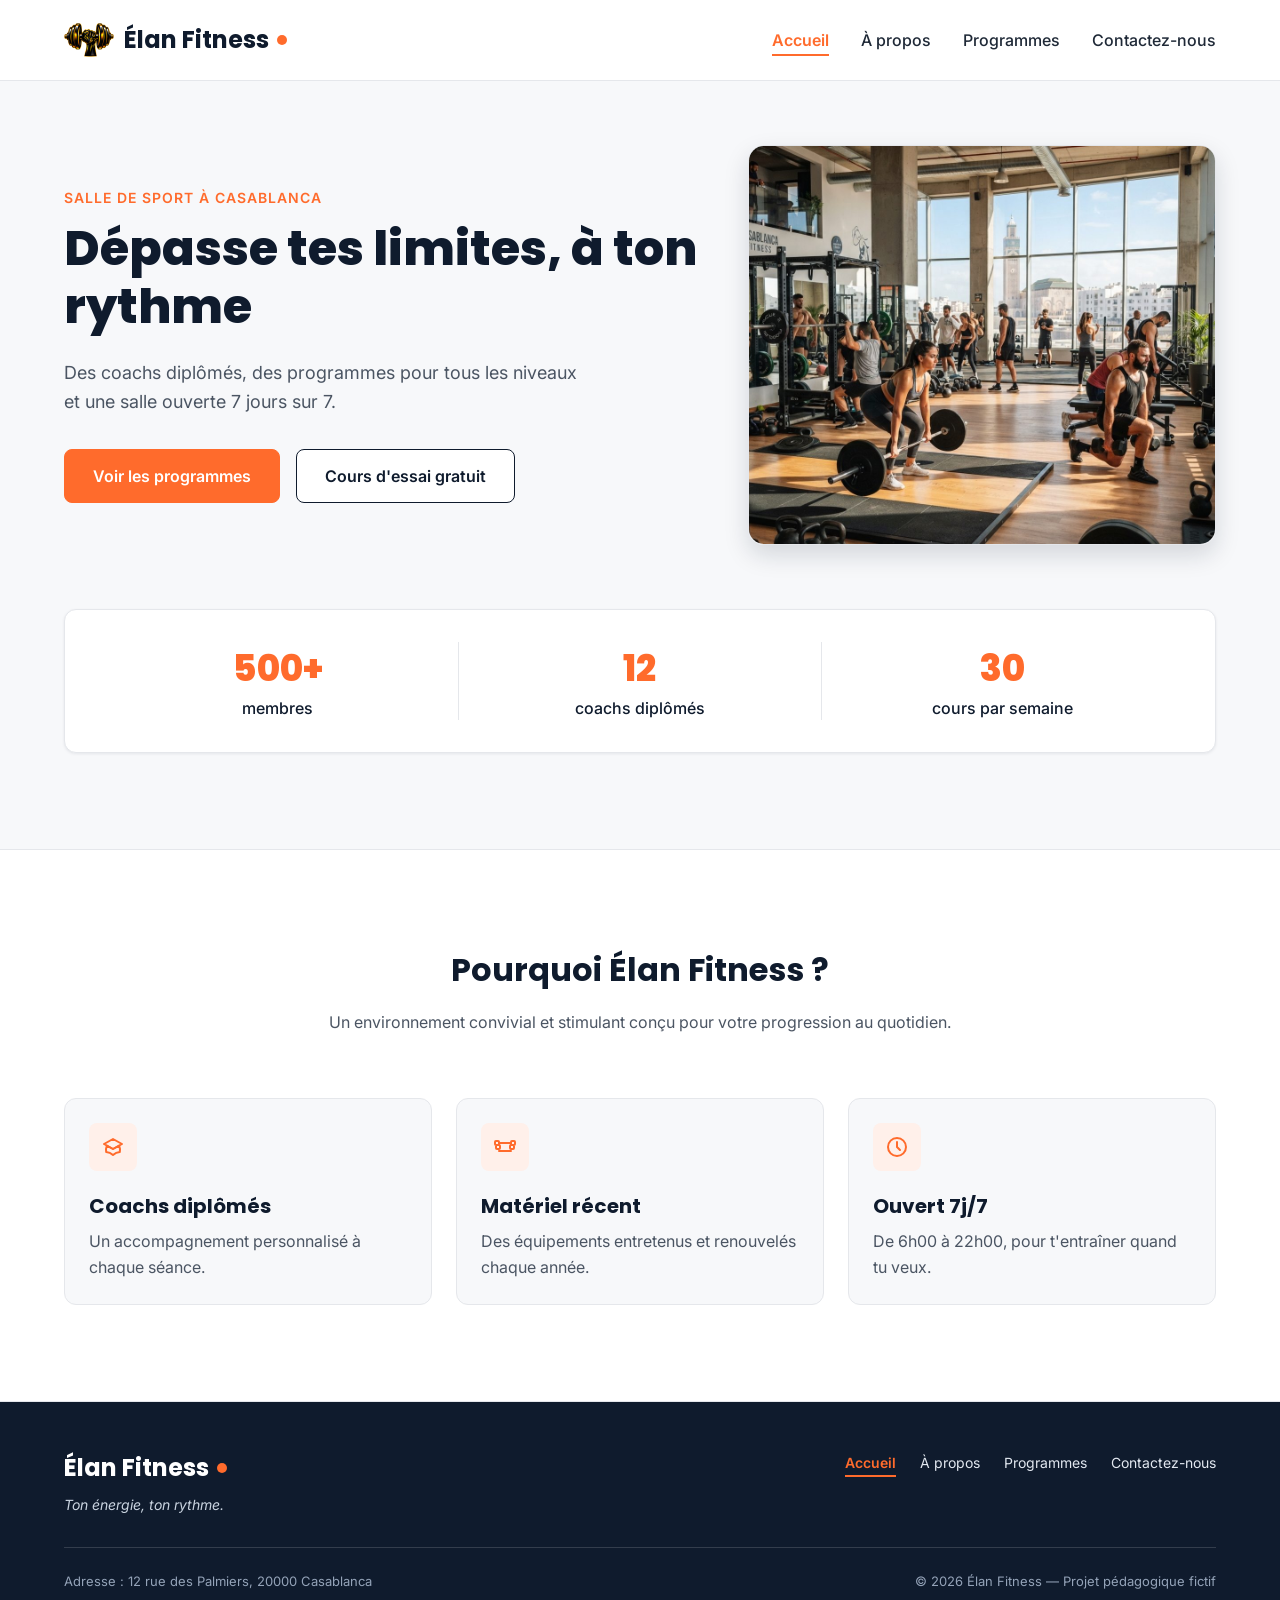
<file: index.html>
<!DOCTYPE html>
<html lang="fr">

<head>
  <meta charset="UTF-8">
  <meta name="viewport" content="width=device-width, initial-scale=1">
  <meta name="description"
    content="Élan Fitness, salle de sport à Casablanca : musculation, yoga, cardio et boxe fitness avec des coachs diplômés. Réservez votre cours d'essai gratuit.">
  <title>Élan Fitness | Salle de sport à Casablanca</title>

  <link rel="preconnect" href="https://fonts.googleapis.com">
  <link rel="preconnect" href="https://fonts.gstatic.com" crossorigin>
  <link
    href="https://fonts.googleapis.com/css2?family=Inter:wght@400;500;600&family=Poppins:wght@600;700;800&display=swap"
    rel="stylesheet">

  <link rel="stylesheet" href="style.css">
</head>

<body>

  <header class="en-tete">
    <div class="conteneur en-tete-contenu">
      <div class="logo-elan">
        <img class="logo-clair" src="img/logo.png" alt="logo de notre salle">
        <a href="index.html" class="logo">Élan Fitness</a>
      </div>
      <nav aria-label="Navigation principale">
        <ul class="menu">
          <li><a href="index.html" class="lien-actif">Accueil</a></li>
          <li><a href="a-propos.html">À propos</a></li>
          <li><a href="programmes.html">Programmes</a></li>
          <li><a href="contactez-nous.html">Contactez-nous</a></li>
        </ul>
      </nav>
    </div>
  </header>
  <section id="accueil" class="hero">
    <div class="conteneur">

      <div class="hero-contenu">
        <div class="hero-texte">
          <p class="sur-titre">Salle de sport à Casablanca</p>
          <h1>Dépasse tes limites, à ton rythme</h1>
          <p class="hero-description">
            Des coachs diplômés, des programmes pour tous les niveaux et une salle ouverte 7 jours sur 7.
          </p>
          <div class="boutons">
            <a href="programmes.html" class="bouton bouton-principal">Voir les programmes</a>
            <a href="#contact" class="bouton bouton-secondaire">Cours d'essai gratuit</a>
          </div>
        </div>

        <img class="hero-image" src="img/hero.jpg"
          alt="Des personnes s'entraînent dans une salle de sport lumineuse à Casablanca">
      </div>

      <div class="chiffres">
        <div class="chiffre">
          <p class="chiffre-nombre">500+</p>
          <p>membres</p>
        </div>
        <div class="chiffre">
          <p class="chiffre-nombre">12</p>
          <p>coachs diplômés</p>
        </div>
        <div class="chiffre">
          <p class="chiffre-nombre">30</p>
          <p>cours par semaine</p>
        </div>
      </div>

    </div>
  </section>

  <section class="section section-blanche">
    <div class="conteneur">

      <div class="section-titre">
        <h2>Pourquoi Élan Fitness ?</h2>
        <p>Un environnement convivial et stimulant conçu pour votre progression au quotidien.</p>
      </div>

      <div class="cartes">
        <article class="carte carte-avantage">
          <div class="icone"><img src="img/icone-coach.svg" alt=""></div>
          <h3>Coachs diplômés</h3>
          <p>Un accompagnement personnalisé à chaque séance.</p>
        </article>

        <article class="carte carte-avantage">
          <div class="icone"><img src="img/icone-materiel.svg" alt=""></div>
          <h3>Matériel récent</h3>
          <p>Des équipements entretenus et renouvelés chaque année.</p>
        </article>

        <article class="carte carte-avantage">
          <div class="icone"><img src="img/icone-horloge.svg" alt=""></div>
          <h3>Ouvert 7j/7</h3>
          <p>De 6h00 à 22h00, pour t'entraîner quand tu veux.</p>
        </article>
      </div>

    </div>
  </section>
  <footer class="pied-de-page">
    <div class="conteneur">

      <div class="pied-haut">
        <div>
          <a href="index.html" class="logo logo-clair1">Élan Fitness</a>
          <p class="slogan">Ton énergie, ton rythme.</p>
        </div>

        <nav aria-label="Navigation du pied de page">
          <ul class="menu menu-pied">
            <li><a href="index.html" class="lien-actif">Accueil</a></li>
            <li><a href="a-propos.html">À propos</a></li>
            <li><a href="programmes.html">Programmes</a></li>
            <li><a href="contactez-nous.html">Contactez-nous</a></li>
          </ul>
        </nav>
      </div>

      <div class="pied-bas">
        <p>Adresse : 12 rue des Palmiers, 20000 Casablanca</p>
        <p>&copy; 2026 Élan Fitness — Projet pédagogique fictif</p>
      </div>

    </div>
  </footer>
</body>

</html>
</file>
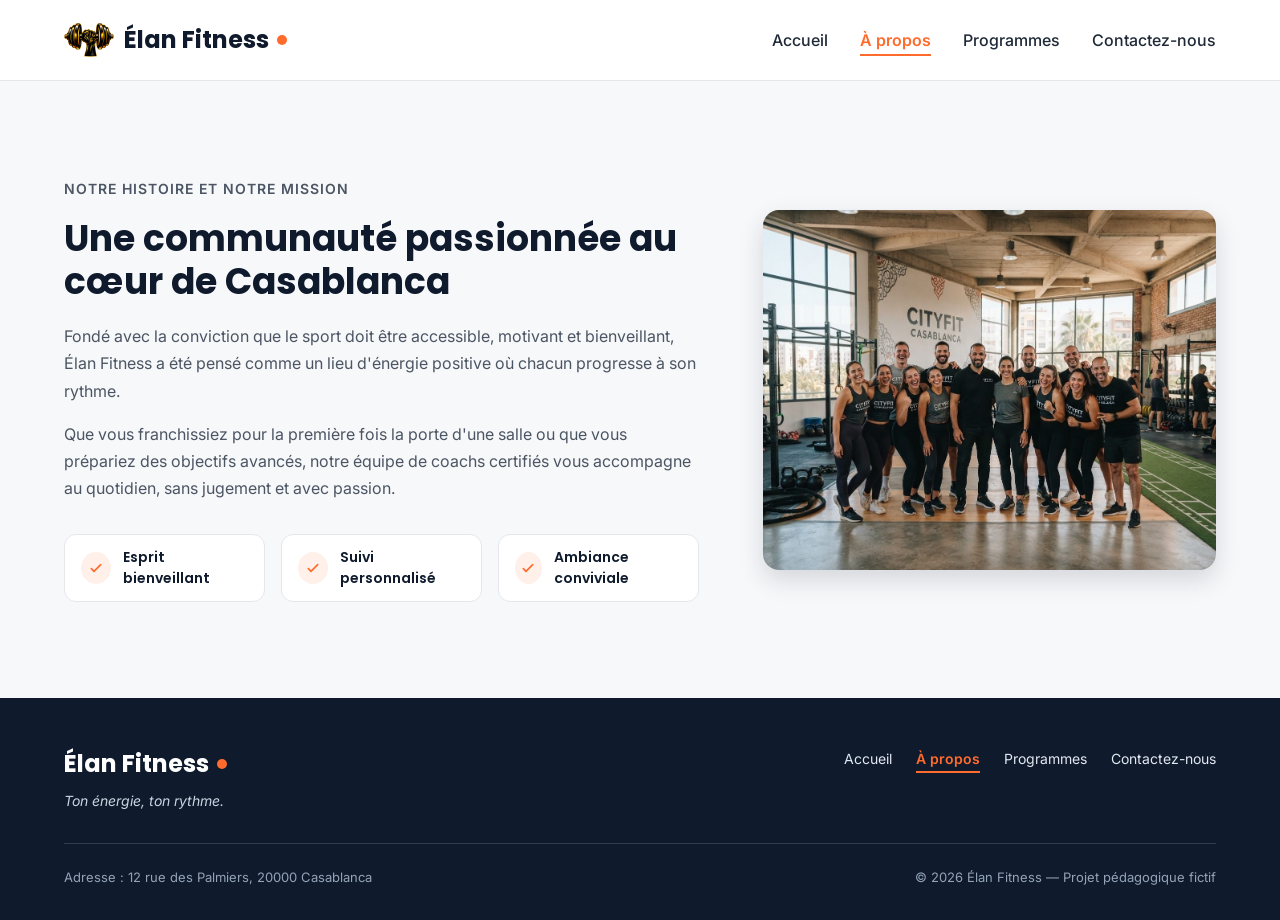
<file: a-propos.html>
<!DOCTYPE html>
<html lang="en">

<head>
  <meta charset="UTF-8">
  <meta name="viewport" content="width=device-width, initial-scale=1">
  <meta name="description"
    content="Élan Fitness, salle de sport à Casablanca : musculation, yoga, cardio et boxe fitness avec des coachs diplômés. Réservez votre cours d'essai gratuit.">
  <title>Élan Fitness | Salle de sport à Casablanca</title>

  <link rel="preconnect" href="https://fonts.googleapis.com">
  <link rel="preconnect" href="https://fonts.gstatic.com" crossorigin>
  <link
    href="https://fonts.googleapis.com/css2?family=Inter:wght@400;500;600&family=Poppins:wght@600;700;800&display=swap"
    rel="stylesheet">

  <link rel="stylesheet" href="style.css">
</head>

<body>
  <header class="en-tete">
    <div class="conteneur en-tete-contenu">
      <div class="logo-elan">
        <img class="logo-clair" src="img/logo.png" alt="logo de notre salle">
        <a href="index.html" class="logo logo">Élan Fitness</a>
      </div>
      <nav aria-label="Navigation principale">
        <ul class="menu">
          <li><a href="index.html">Accueil</a></li>
          <li><a href="a-propos.html" class="lien-actif">À propos</a></li>
          <li><a href="programmes.html">Programmes</a></li>
          <li><a href="contactez-nous.html">Contactez-nous</a></li>
        </ul>
      </nav>
    </div>
  </header>
  <section id="a-propos" class="section">
    <div class="conteneur apropos-contenu">

      <div class="apropos-texte">
        <p class="sur-titre">Notre histoire et notre mission</p>
        <h2>Une communauté passionnée au cœur de Casablanca</h2>
        <p>
          Fondé avec la conviction que le sport doit être accessible, motivant et bienveillant,
          Élan Fitness a été pensé comme un lieu d'énergie positive où chacun progresse à son rythme.
        </p>
        <p>
          Que vous franchissiez pour la première fois la porte d'une salle ou que vous prépariez des
          objectifs avancés, notre équipe de coachs certifiés vous accompagne au quotidien, sans
          jugement et avec passion.
        </p>

        <ul class="valeurs">
          <li class="valeur">
            <div class="icone icone-petite"><img src="img/icone-check.svg" alt=""></div>
            <span>Esprit bienveillant</span>
          </li>
          <li class="valeur">
            <div class="icone icone-petite"><img src="img/icone-check.svg" alt=""></div>
            <span>Suivi personnalisé</span>
          </li>
          <li class="valeur">
            <div class="icone icone-petite"><img src="img/icone-check.svg"></div>
            <span>Ambiance conviviale</span>
          </li>
        </ul>
      </div>

      <img class="apropos-image" src="img/equipe.jpg" alt="L'équipe de coachs d'Élan Fitness réunie dans la salle">

    </div>
  </section>
  <footer class="pied-de-page">
    <div class="conteneur">

      <div class="pied-haut">
        <div>
          <a href="index.html" class="logo logo-clair1">Élan Fitness</a>
          <p class="slogan">Ton énergie, ton rythme.</p>
        </div>

        <nav aria-label="Navigation du pied de page">
          <ul class="menu menu-pied">
            <li><a href="index.html">Accueil</a></li>
            <li><a href="a-propos.html" class="lien-actif">À propos</a></li>
            <li><a href="programmes.html">Programmes</a></li>
            <li><a href="contactez-nous.html">Contactez-nous</a></li>
          </ul>
        </nav>
      </div>

      <div class="pied-bas">
        <p>Adresse : 12 rue des Palmiers, 20000 Casablanca</p>
        <p>&copy; 2026 Élan Fitness — Projet pédagogique fictif</p>
      </div>

    </div>
  </footer>
</body>

</html>
</file>
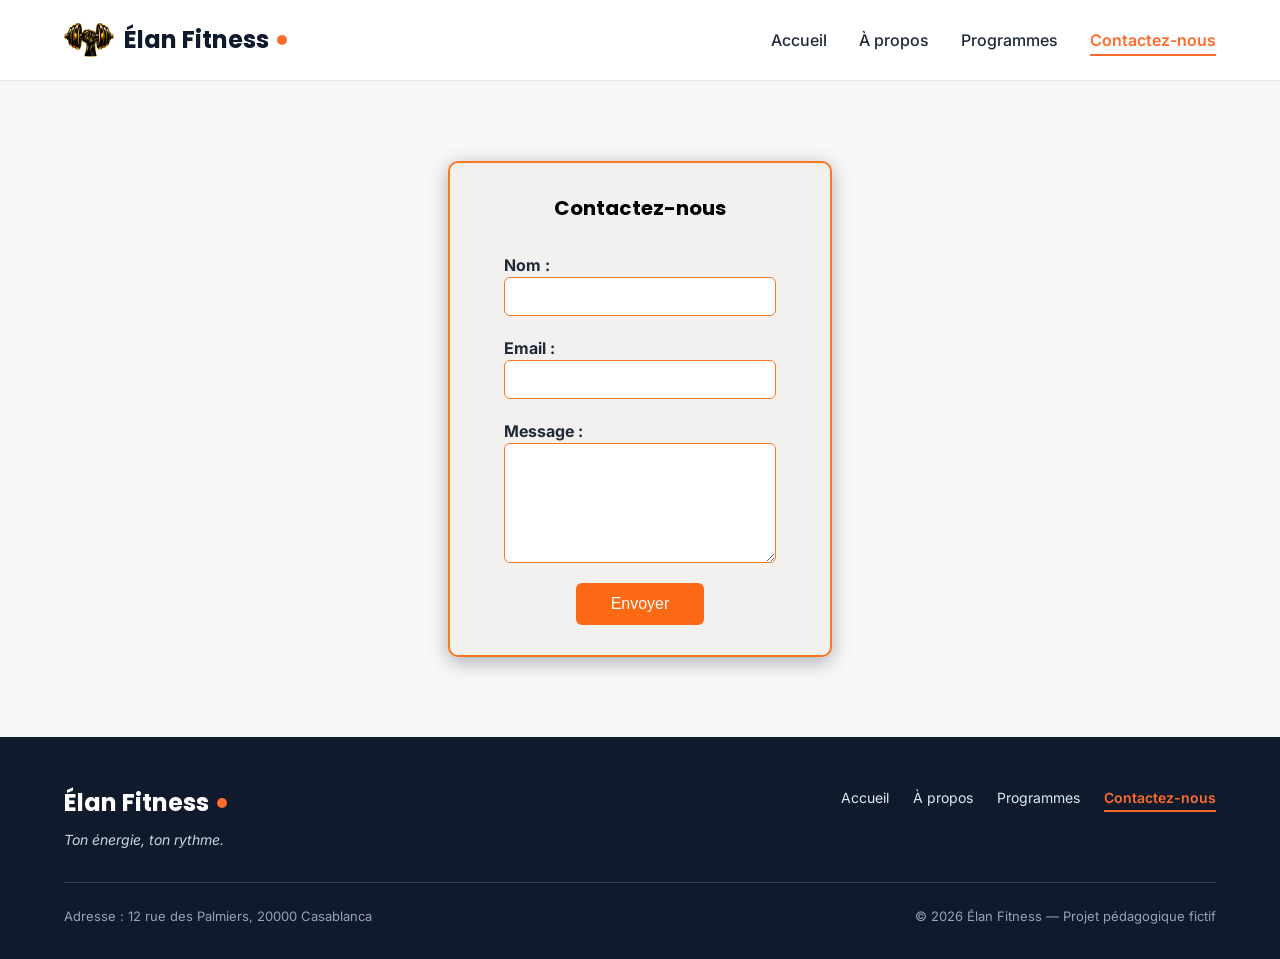
<file: contactez-nous.html>
<!DOCTYPE html>
<html lang="en">

<head>
  <meta charset="UTF-8">
  <meta name="viewport" content="width=device-width, initial-scale=1">
  <meta name="description"
    content="Élan Fitness, salle de sport à Casablanca : musculation, yoga, cardio et boxe fitness avec des coachs diplômés. Réservez votre cours d'essai gratuit.">
  <title>Élan Fitness | Salle de sport à Casablanca</title>

  <link rel="preconnect" href="https://fonts.googleapis.com">
  <link rel="preconnect" href="https://fonts.gstatic.com" crossorigin>
  <link
    href="https://fonts.googleapis.com/css2?family=Inter:wght@400;500;600&family=Poppins:wght@600;700;800&display=swap"
    rel="stylesheet">

  <link rel="stylesheet" href="style.css">
  <link rel="stylesheet" href="style-contact.css">

</head>
<header class="en-tete">
  <div class="conteneur en-tete-contenu">
    <div class="logo-elan">
      <img class="logo-clair" src="img/logo.png" alt="logo de notre salle">
      <a href="index.html" class="logo">Élan Fitness</a>
    </div>
    <nav aria-label="Navigation principale">
      <ul class="menu">
        <li><a href="index.html">Accueil</a></li>
        <li><a href="a-propos.html">À propos</a></li>
        <li><a href="programmes.html">Programmes</a></li>
        <li><a href="contactez-nous.html" class="lien-actif">Contactez-nous</a></li>
      </ul>
    </nav>
  </div>
</header>
<form>
  <div>
    <h1 class="conteneur">Contactez-nous</h1>
  </div>
  <div class="conteneur">
    <label>Nom :</label>
    <input type="text">
  </div>

  <div class="conteneur">
    <label>Email : </label>
    <input type="email">
  </div>

  <div class="conteneur">
    <label>Message :</label>
    <textarea></textarea>
  </div>

  <button type="submit">Envoyer</button>
</form>
<footer class="pied-de-page">
  <div class="conteneur">

    <div class="pied-haut">
      <div>
        <a href="index.html" class="logo logo-clair1">Élan Fitness</a>
        <p class="slogan">Ton énergie, ton rythme.</p>
      </div>

      <nav aria-label="Navigation du pied de page">
        <ul class="menu menu-pied">
          <li><a href="index.html">Accueil</a></li>
          <li><a href="a-propos.html">À propos</a></li>
          <li><a href="programmes.html">Programmes</a></li>
          <li><a href="contactez-nous.html" class="lien-actif">Contactez-nous</a></li>
        </ul>
      </nav>
    </div>

    <div class="pied-bas">
      <p>Adresse : 12 rue des Palmiers, 20000 Casablanca</p>
      <p>&copy; 2026 Élan Fitness — Projet pédagogique fictif</p>
    </div>

  </div>
</footer>
</file>
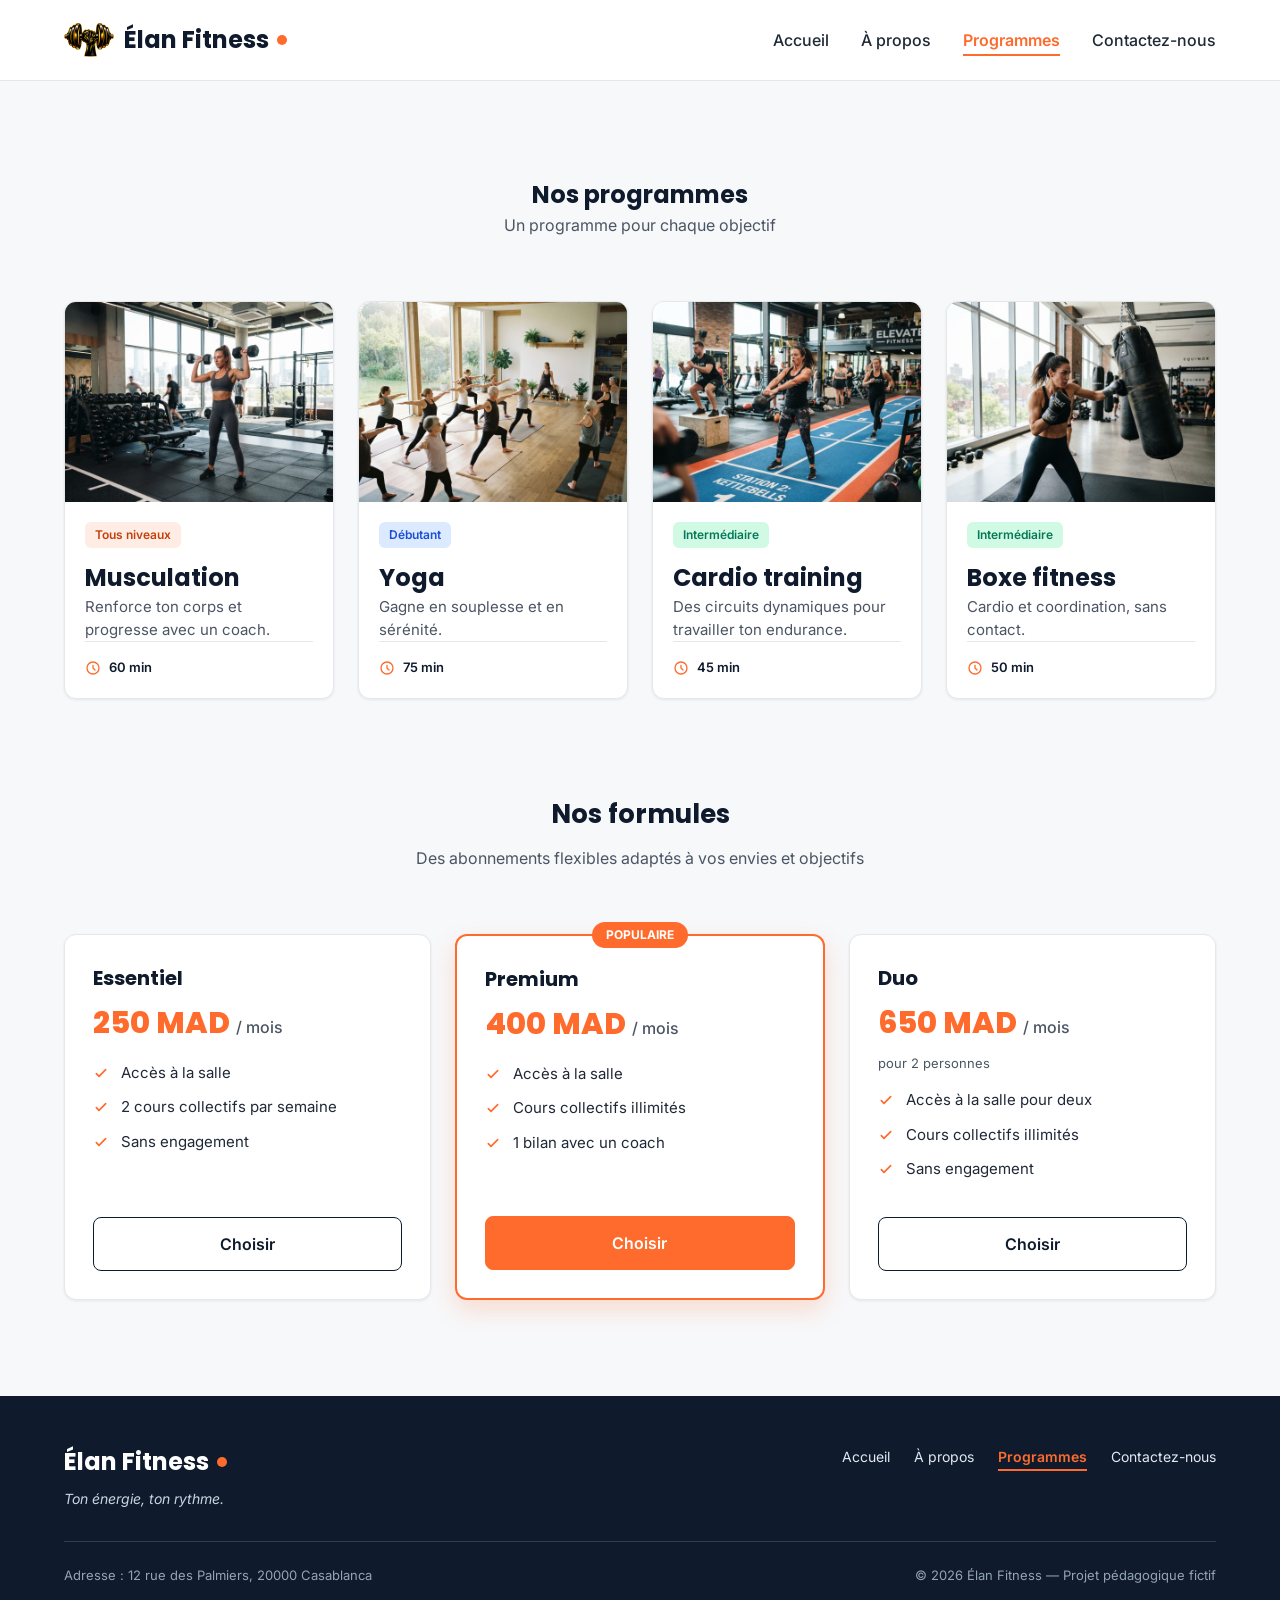
<file: programmes.html>
<!DOCTYPE html>
<html lang="en">

<head>
  <meta charset="UTF-8">
  <meta name="viewport" content="width=device-width, initial-scale=1">
  <meta name="description"
    content="Élan Fitness, salle de sport à Casablanca : musculation, yoga, cardio et boxe fitness avec des coachs diplômés. Réservez votre cours d'essai gratuit.">
  <title>Élan Fitness | Salle de sport à Casablanca</title>

  <link rel="preconnect" href="https://fonts.googleapis.com">
  <link rel="preconnect" href="https://fonts.gstatic.com" crossorigin>
  <link
    href="https://fonts.googleapis.com/css2?family=Inter:wght@400;500;600&family=Poppins:wght@600;700;800&display=swap"
    rel="stylesheet">

  <link rel="stylesheet" href="style.css">
</head>

<body>
  <header class="en-tete">
    <div class="conteneur en-tete-contenu">
      <div class="logo-elan">
        <img class="logo-clair" src="img/logo.png" alt="logo de notre salle">
        <a href="index.html" class="logo">Élan Fitness</a>
      </div>
      <nav aria-label="Navigation principale">
        <ul class="menu">
          <li><a href="index.html">Accueil</a></li>
          <li><a href="a-propos.html">À propos</a></li>
          <li><a href="programmes.html" class="lien-actif">Programmes</a></li>
          <li><a href="contactez-nous.html">Contactez-nous</a></li>
        </ul>
      </nav>
    </div>
  </header>
  <section id="programmes" class="section">
    <div class="conteneur">

      <div class="section-titre">
        <h1>Nos programmes</h1>
        <p>Un programme pour chaque objectif</p>
      </div>

      <div class="cartes">

        <article class="carte carte-programme">
          <img src="img/musculation.jpg" alt="Une sportive soulève des haltères dans l'espace musculation">
          <div class="programme-corps">
            <span class="etiquette etiquette-orange">Tous niveaux</span>
            <h2>Musculation</h2>
            <p>Renforce ton corps et progresse avec un coach.</p>
            <p class="duree"><img src="img/icone-duree.svg" alt="">60 min</p>
          </div>
        </article>

        <article class="carte carte-programme">
          <img src="img/yoga.jpg" alt="Un groupe pratique le yoga sur des tapis dans une salle lumineuse">
          <div class="programme-corps">
            <span class="etiquette etiquette-bleue">Débutant</span>
            <h2>Yoga</h2>
            <p>Gagne en souplesse et en sérénité.</p>
            <p class="duree"><img src="img/icone-duree.svg" alt="">75 min</p>
          </div>
        </article>

        <article class="carte carte-programme">
          <img src="img/cardio.jpg" alt="Des sportifs suivent un circuit de cardio training avec des kettlebells">
          <div class="programme-corps">
            <span class="etiquette etiquette-verte">Intermédiaire</span>
            <h2>Cardio training</h2>
            <p>Des circuits dynamiques pour travailler ton endurance.</p>
            <p class="duree"><img src="img/icone-duree.svg" alt="">45 min</p>
          </div>
        </article>

        <article class="carte carte-programme">
          <img src="img/boxe.jpg" alt="Une sportive frappe un sac de frappe pendant un cours de boxe fitness">
          <div class="programme-corps">
            <span class="etiquette etiquette-verte">Intermédiaire</span>
            <h2>Boxe fitness</h2>
            <p>Cardio et coordination, sans contact.</p>
            <p class="duree"><img src="img/icone-duree.svg" alt="">50 min</p>
          </div>
        </article>

      </div>

      <div class="formules">

        <div class="section-titre">
          <h3>Nos formules</h3>
          <p>Des abonnements flexibles adaptés à vos envies et objectifs</p>
        </div>

        <div class="cartes">

          <article class="carte formule">
            <h4>Essentiel</h4>
            <p class="prix">250 MAD <span>/ mois</span></p>
            <ul class="formule-liste">
              <li>Accès à la salle</li>
              <li>2 cours collectifs par semaine</li>
              <li>Sans engagement</li>
            </ul>
            <a href="#contact" class="bouton bouton-secondaire">Choisir</a>
          </article>

          <article class="carte formule formule-populaire">
            <p class="badge-populaire">Populaire</p>
            <h4>Premium</h4>
            <p class="prix">400 MAD <span>/ mois</span></p>
            <ul class="formule-liste">
              <li>Accès à la salle</li>
              <li>Cours collectifs illimités</li>
              <li>1 bilan avec un coach</li>
            </ul>
            <a href="#contact" class="bouton bouton-principal">Choisir</a>
          </article>

          <article class="carte formule">
            <h4>Duo</h4>
            <p class="prix">650 MAD <span>/ mois</span></p>
            <p class="prix-note">pour 2 personnes</p>
            <ul class="formule-liste">
              <li>Accès à la salle pour deux</li>
              <li>Cours collectifs illimités</li>
              <li>Sans engagement</li>
            </ul>
            <a href="#contact" class="bouton bouton-secondaire">Choisir</a>
          </article>

        </div>
      </div>

    </div>
  </section>

  </main>

  <footer class="pied-de-page">
    <div class="conteneur">

      <div class="pied-haut">
        <div>
          <a href="index.html" class="logo logo-clair1">Élan Fitness</a>
          <p class="slogan">Ton énergie, ton rythme.</p>
        </div>

        <nav aria-label="Navigation du pied de page">
          <ul class="menu menu-pied">
            <li><a href="index.html">Accueil</a></li>
            <li><a href="a-propos.html">À propos</a></li>
            <li><a href="programmes.html" class="lien-actif">Programmes</a></li>
            <li><a href="contactez-nous.html">Contactez-nous</a></li>
          </ul>
        </nav>
      </div>

      <div class="pied-bas">
        <p>Adresse : 12 rue des Palmiers, 20000 Casablanca</p>
        <p>&copy; 2026 Élan Fitness — Projet pédagogique fictif</p>
      </div>

    </div>
  </footer>
</body>

</html>
</file>
<file: style.css>
* {
  box-sizing: border-box;
  margin: 0;
  padding: 0;
}

html {
  scroll-behavior: smooth;
}

body {
  font-family: 'Inter', Arial, sans-serif;
  font-size: 16px;
  line-height: 1.5;
  color: #1F2937;
  background-color: #F7F8FA;
}

h1, h2, h3, h4 {
  font-family: 'Poppins', Arial, sans-serif;
  color: #0F1B2D;
}

a {
  color: inherit;
  text-decoration: none;
}

ul {
  list-style: none;
}

img {
  display: block;
  max-width: 100%;
}

a:focus-visible,
button:focus-visible {
  outline: 3px solid #FF6B2C;
  outline-offset: 2px;
}

.conteneur {
  width: 100%;
  max-width: 1200px;
  margin: 0 auto;
  padding: 0 24px;
}

.section {
  padding: 96px 0;
}

.section-blanche {
  background-color: #FFFFFF;
  border-top: 1px solid #E5E7EB;
  border-bottom: 1px solid #E5E7EB;
}

.section-titre {
  max-width: 640px;
  margin: 0 auto 64px;
  text-align: center;
}

.section-titre h2 {
  font-size: 32px;
  margin-bottom: 16px;
}

.section-titre h3 {
  font-size: 26px;
  margin-bottom: 12px;
}

.section-titre p {
  color: #4B5563;
}

.sur-titre {
  font-size: 14px;
  font-weight: 600;
  color: #FF6B2C;
  text-transform: uppercase;
  letter-spacing: 1px;
  margin-bottom: 12px;
}

.bouton {
  display: inline-block;
  padding: 14px 28px;
  border-radius: 8px;
  font-size: 16px;
  font-weight: 600;
  text-align: center;
  cursor: pointer;
}

.bouton-principal {
  background-color: #FF6B2C;
  border: 1px solid #FF6B2C;
  color: #FFFFFF;
}

.bouton-principal:hover {
  background-color: #F05817;
}

.bouton-secondaire {
  background-color: #FFFFFF;
  border: 1px solid #0F1B2D;
  color: #0F1B2D;
}

.bouton-secondaire:hover {
  background-color: #F3F4F6;
}

.cartes {
  display: flex;
  gap: 24px;
}

.carte {
  flex: 1;
  background-color: #FFFFFF;
  border: 1px solid #E5E7EB;
  border-radius: 12px;
  box-shadow: 0 1px 3px rgba(15, 27, 45, 0.08);
}

.icone {
  width: 48px;
  height: 48px;
  background-color: #FFF0EA;
  border-radius: 8px;
  display: flex;
  align-items: center;
  justify-content: center;
}

.icone img {
  width: 24px;
  height: 24px;
}

.icone-petite {
  width: 32px;
  height: 32px;
  border-radius: 50%;
}

.icone-petite img {
  width: 16px;
  height: 16px;
}

.en-tete {
  position: sticky;
  top: 0;
  z-index: 10;
  background-color: #FFFFFF;
  border-bottom: 1px solid #E5E7EB;
}

.en-tete-contenu {
  height: 80px;
  display: flex;
  align-items: center;
  justify-content: space-between;
  
}
.logo-elan {
   display: flex;
   align-items: center;
   justify-content: flex-start;
   gap: 10px;
}

.logo {
  display: flex;
  align-items: center;
  font-family: 'Poppins', Arial, sans-serif;
  font-size: 24px;
  font-weight: 700;
  color: #0F1B2D;
}

.logo::after {
  content: "";
  width: 10px;
  height: 10px;
  margin-left: 8px;
  background-color: #FF6B2C;
  border-radius: 50%;
}

.menu {
  display: flex;
  gap: 32px;
}

.menu a {
  font-weight: 500;
  padding-bottom: 4px;
  border-bottom: 2px solid transparent;
}

.menu a:hover {
  color: #FF6B2C;
}

.menu .lien-actif {
  color: #FF6B2C;
  font-weight: 600;
  border-bottom-color: #FF6B2C;
}

.hero {
  padding: 64px 0 96px;
}

.hero-contenu {
  display: flex;
  align-items: center;
  gap: 32px;
}

.hero-texte {
  flex: 7;
}

.hero-texte h1 {
  font-size: 48px;
  font-weight: 800;
  line-height: 1.2;
  margin-bottom: 24px;
}

.hero-description {
  max-width: 520px;
  font-size: 18px;
  line-height: 1.6;
  color: #4B5563;
  margin-bottom: 32px;
}

.boutons {
  display: flex;
  flex-wrap: wrap;
  gap: 16px;
}

.hero-image {
  flex: 5;
  min-width: 0;
  height: 400px;
  object-fit: cover;
  border-radius: 16px;
  border: 1px solid #E5E7EB;
  box-shadow: 0 10px 25px rgba(15, 27, 45, 0.15);
}

.chiffres {
  display: flex;
  margin-top: 64px;
  padding: 32px;
  background-color: #FFFFFF;
  border: 1px solid #E5E7EB;
  border-radius: 12px;
  box-shadow: 0 1px 3px rgba(15, 27, 45, 0.08);
}

.chiffre {
  flex: 1;
  text-align: center;
  font-weight: 500;
  color: #0F1B2D;
}

.chiffre + .chiffre {
  border-left: 1px solid #E5E7EB;
}

.chiffre-nombre {
  font-family: 'Poppins', Arial, sans-serif;
  font-size: 36px;
  font-weight: 800;
  color: #FF6B2C;
}

.carte-avantage {
  padding: 24px;
  background-color: #F7F8FA;
  box-shadow: none;
}

.carte-avantage .icone {
  margin-bottom: 20px;
}

.carte-avantage h3 {
  font-size: 20px;
  margin-bottom: 8px;
}

.carte-avantage p {
  color: #4B5563;
  line-height: 1.6;
}
.carte {
  transition: transform 0.4s ease;
  
}
.carte:hover {
  transform: scale(1.04);
  box-shadow: 0 5px 20px rgba(0, 0, 0, 0.3);
}

.apropos-contenu {
  display: flex;
  align-items: center;
  gap: 64px;
}

.apropos-texte {
  flex: 7;
}

.apropos-texte h2 {
  font-size: 36px;
  line-height: 1.2;
  margin-bottom: 20px;
}

.apropos-texte p {
  color: #4B5563;
  line-height: 1.7;
  margin-bottom: 16px;
}

.valeurs {
  display: flex;
  gap: 16px;
  margin-top: 32px;
}

.valeur {
  flex: 1;
  display: flex;
  align-items: center;
  gap: 12px;
  padding: 12px 16px;
  background-color: #FFFFFF;
  border: 1px solid #E5E7EB;
  border-radius: 12px;
  font-family: 'Poppins', Arial, sans-serif;
  font-size: 14px;
  font-weight: 600;
  color: #0F1B2D;
}

.apropos-image {
  flex: 5;
  min-width: 0;
  height: 360px;
  object-fit: cover;
  border-radius: 16px;
  box-shadow: 0 10px 25px rgba(15, 27, 45, 0.15);
}

.carte-programme {
  display: flex;
  flex-direction: column;
  overflow: hidden;
}

.carte-programme > img {
  width: 100%;
  height: 200px;
  object-fit: cover;
}

.programme-corps {
  flex: 1;
  display: flex;
  flex-direction: column;
  padding: 20px;
}

.programme-corps h3 {
  font-size: 20px;
  margin-bottom: 8px;
}

.programme-corps p {
  font-size: 15px;
  color: #4B5563;
}

.etiquette {
  align-self: flex-start;
  padding: 4px 10px;
  margin-bottom: 12px;
  border-radius: 6px;
  font-size: 12px;
  font-weight: 600;
}

.etiquette-orange {
  background-color: #FFEDE5;
  color: #C2410C;
}

.etiquette-bleue {
  background-color: #DBEAFE;
  color: #1D4ED8;
}

.etiquette-verte {
  background-color: #D1FAE5;
  color: #047857;
}

.programme-corps .duree {
  display: flex;
  align-items: center;
  gap: 8px;
  margin-top: auto;
  padding-top: 16px;
  border-top: 1px solid #E5E7EB;
  font-size: 13px;
  font-weight: 600;
  color: #0F1B2D;
}

.programme-corps h3 + p {
  margin-bottom: 16px;
}

.duree img {
  width: 16px;
  height: 16px;
}

.formules {
  margin-top: 96px;
}

.formule {
  position: relative;
  display: flex;
  flex-direction: column;
  padding: 28px;
}

.formule h4 {
  font-size: 20px;
}

.prix {
  margin: 8px 0 16px;
  font-family: 'Poppins', Arial, sans-serif;
  font-size: 30px;
  font-weight: 800;
  color: #FF6B2C;
}

.prix span {
  font-family: 'Inter', Arial, sans-serif;
  font-size: 16px;
  font-weight: 500;
  color: #4B5563;
}

.prix-note {
  margin: -8px 0 16px;
  font-size: 13px;
  color: #4B5563;
}

.formule-liste {
  flex: 1;
  margin-bottom: 24px;
}

.formule-liste li {
  padding-left: 28px;
  margin-bottom: 12px;
  font-size: 15px;
  background-image: url('img/icone-check.svg');
  background-repeat: no-repeat;
  background-position: left center;
  background-size: 16px;
}

.formule .bouton {
  display: block;
}

.formule-populaire {
  border: 2px solid #FF6B2C;
  box-shadow: 0 10px 25px rgba(255, 107, 44, 0.2);
}

.badge-populaire {
  position: absolute;
  top: -14px;
  left: 50%;
  transform: translateX(-50%);
  padding: 4px 14px;
  background-color: #FF6B2C;
  border-radius: 999px;
  font-size: 12px;
  font-weight: 700;
  text-transform: uppercase;
  color: #FFFFFF;
}

.pied-de-page {
  padding: 48px 0 32px;
  background-color: #0F1B2D;
  color: #FFFFFF;
}

.pied-haut {
  display: flex;
  justify-content: space-between;
  align-items: flex-start;
  padding-bottom: 32px;
  border-bottom: 1px solid rgba(255, 255, 255, 0.15);
}

.logo-clair1 {
  color: #FFFFFF;
}

.slogan {
  margin-top: 8px;
  font-size: 14px;
  font-style: italic;
  color: #CBD5E1;
}

.menu-pied {
  gap: 24px;
}

.menu-pied a {
  font-size: 14px;
  font-weight: 400;
  color: #E2E8F0;
}

.pied-bas {
  display: flex;
  justify-content: space-between;
  margin-top: 24px;
  font-size: 13px;
  color: #94A3B8;
}
.logo-clair {
  width: 50px;
  height: 50px;
  padding: 0;
  margin: 0;
}
</file>
<file: style-contact.css>
form .conteneur {
    display: flex;
    flex-direction: column;
    margin-bottom: 20px;
    width: 100%;
}
form h1.conteneur {
    text-align: center;
    margin-bottom: 30px;
    font-size: 20px;
    color: rgb(0, 0, 0);
}
form {
    width: 30%;
    height: 60%;
    margin: 80px auto;
    padding: 30px;
    border: 2px solid rgb(252, 120, 32);
    box-shadow: 0 5px 20px rgba(0, 0, 0, 0.3);
    border-radius: 10px;
    background-color: rgb(243, 241, 240);
}
form label{
  font-weight: bold;
}
form input,form textarea {
    width: 100%;
    padding: 10px;
    border: 1px solid rgb(250, 120, 32);
    border-radius: 6px;
    border: focus;
    font-size: 15px;
}
form input:focus,form textarea:focus {
    border: 2px solid rgb(250, 120, 32);
    outline: none;
}
form textarea {
    height: 120px;
    resize: vertical;
}
form button{
    width: auto;
    display: block;
    margin: 20px auto 0;
    padding: 12px 35px;
    background-color: rgb(252, 106, 21);
    transition: background-color 0.5s;
    color: rgb(250, 250, 250);
    border-radius: 6px;
    font-size: 16px;
    border: none;
    cursor: pointer;
    
} 
    form button:hover {
  background-color: #e4926f;
}
</file>
